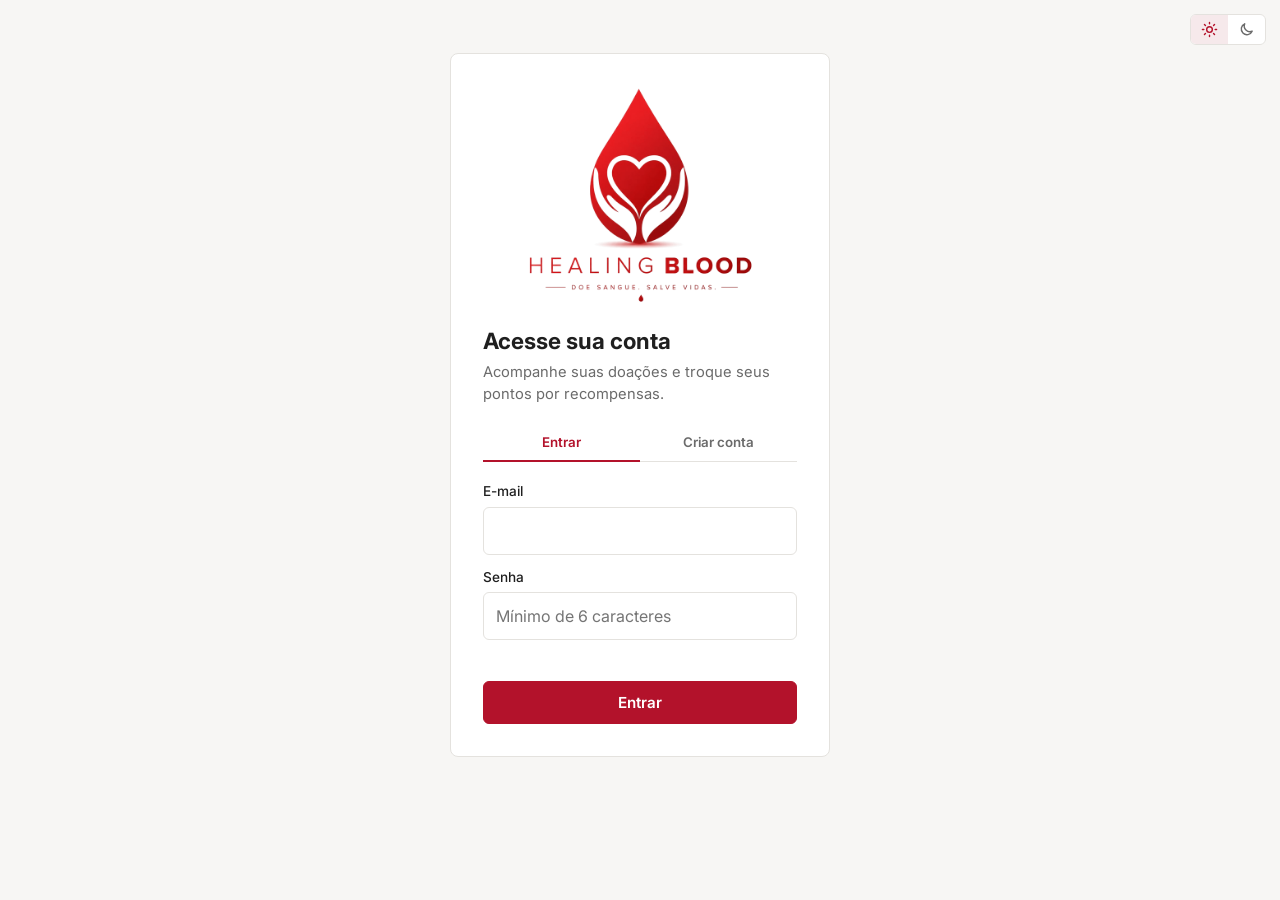
<file: healing-blood-corrigido (1)/index.html>
<!DOCTYPE html>
<html lang="pt-BR">
<head>
  <meta charset="utf-8">
  <meta name="viewport" content="width=device-width, initial-scale=1, viewport-fit=cover">
  <title>Healing Blood</title>
  <link rel="icon" href="assets/icon.png">
  <link href="https://fonts.googleapis.com/css2?family=Inter:wght@300;400;500;600;700&display=swap" rel="stylesheet">
  <link rel="stylesheet" href="css/style.css">
</head>
<body>

  <!-- Ícones reutilizáveis (SVG sprite) -->
  <svg width="0" height="0" style="position:absolute" aria-hidden="true">
    <defs>
      <symbol id="drop" viewBox="0 0 24 24">
        <path d="M12 2.2c-.4 0-.8.2-1 .5C9 5.4 5 10.2 5 14.6A7 7 0 0 0 12 22a7 7 0 0 0 7-7.4c0-4.4-4-9.2-6-11.9-.2-.3-.6-.5-1-.5z"/>
      </symbol>
      <symbol id="heart" viewBox="0 0 24 24">
        <path d="M12 21s-8.5-5.6-8.5-11.6A4.9 4.9 0 0 1 12 6.8a4.9 4.9 0 0 1 8.5 2.6C20.5 15.4 12 21 12 21z"/>
      </symbol>
      <symbol id="sun" viewBox="0 0 24 24">
        <circle cx="12" cy="12" r="4"/>
        <path d="M12 2v2M12 20v2M4.9 4.9l1.4 1.4M17.7 17.7l1.4 1.4M2 12h2M20 12h2M4.9 19.1l1.4-1.4M17.7 6.3l1.4-1.4"/>
      </symbol>
      <symbol id="moon" viewBox="0 0 24 24">
        <path d="M20 14.5A8 8 0 0 1 9.5 4 8 8 0 1 0 20 14.5z"/>
      </symbol>
    </defs>
  </svg>

  <div class="wrap">

    <!-- =====================================================
         LOGIN E CADASTRO
         ===================================================== -->
    <section id="auth">

      <div class="theme" id="auth-theme" role="group" aria-label="Tema">
        <button data-t="light" title="Modo claro" aria-label="Modo claro" onclick="setTheme('light')">
          <svg class="ti"><use href="#sun"/></svg>
        </button>
        <button data-t="dark" title="Modo escuro" aria-label="Modo escuro" onclick="setTheme('dark')">
          <svg class="ti"><use href="#moon"/></svg>
        </button>
      </div>

      <div class="auth-card">
        <img class="brand-full" src="assets/logo.png" alt="Healing Blood – Doe sangue. Salve vidas.">
        <h1>Acesse sua conta</h1>
        <p class="sub">Acompanhe suas doações e troque seus pontos por recompensas.</p>

        <div class="tabs">
          <button id="tl" class="on" onclick="setAuthMode('login')">Entrar</button>
          <button id="tr" onclick="setAuthMode('reg')">Criar conta</button>
        </div>

        <form id="af" onsubmit="submitAuth(event)">
          <div id="gn" class="hide">
            <label for="aname">Nome completo</label>
            <input id="aname" autocomplete="name">
          </div>

          <div id="gs" class="hide">
            <label for="asex">Sexo</label>
            <select id="asex">
              <option value="">Selecione</option>
              <option value="M">Masculino</option>
              <option value="F">Feminino</option>
            </select>
            <div class="note" style="margin:4px 0 0">Define o intervalo entre doações e os pontos de cada uma.</div>
          </div>

          <div>
            <label for="amail">E-mail</label>
            <input id="amail" type="email" required autocomplete="email">
          </div>

          <div>
            <label for="apass">Senha</label>
            <input id="apass" type="password" required minlength="6" placeholder="Mínimo de 6 caracteres" autocomplete="current-password">
          </div>

          <div id="gp" class="hide">
            <label for="apass2">Confirmar senha</label>
            <input id="apass2" type="password" autocomplete="new-password">
          </div>

          <div class="err" id="aerr"></div>
          <button class="btn" id="abtn">Entrar</button>
        </form>
      </div>
    </section>

    <!-- =====================================================
         APLICATIVO (usuário logado)
         ===================================================== -->
    <section id="app" class="hide">

      <header>
        <div class="brand">
          <img src="assets/icon.png" alt="">
          <span>Healing</span><b>Blood</b>
        </div>

        <nav>
          <button id="n-home" class="on" onclick="showView('home')">Recompensas</button>
          <button id="n-don" onclick="showView('don')">Doações</button>
          <button id="n-res" onclick="showView('res')">Resgates</button>
          <button id="n-chk" onclick="showView('chk')">Posso doar?</button>
          <button id="n-prof" onclick="showView('prof')">Perfil</button>
        </nav>

        <div class="user">
          <div class="theme" role="group" aria-label="Tema">
            <button data-t="light" title="Modo claro" aria-label="Modo claro" onclick="setTheme('light')">
              <svg class="ti"><use href="#sun"/></svg>
            </button>
            <button data-t="dark" title="Modo escuro" aria-label="Modo escuro" onclick="setTheme('dark')">
              <svg class="ti"><use href="#moon"/></svg>
            </button>
          </div>
          <span id="uname"></span>
          <button class="btn sec sm" onclick="logout()">Sair</button>
        </div>
      </header>

      <!-- Tela: Recompensas -->
      <div id="v-home">
        <h1 class="pg">Recompensas por doação</h1>
        <p class="lead" id="lead"></p>
        <div id="rem-home"></div>

        <div class="pts">
          <div>
            <small>Seu saldo</small>
            <b><span id="points" class="pts-num">0</span><span>pontos</span></b>
          </div>
          <button class="btn" onclick="doarSangue()">Registrar doação de sangue</button>
        </div>
        <p class="note">Nesta versão de demonstração, o botão acima simula uma doação confirmada. Em breve, as doações serão validadas pelo comprovante do hemocentro.</p>

        <h2 class="t">Recompensas disponíveis</h2>
        <div class="grid" id="grid"></div>

        <h2 class="t">Doar pontos para uma instituição</h2>
        <div class="box">
          <div>
            <label for="inst">Instituição</label>
            <select id="inst" onchange="showInstitution()"></select>
            <div class="note" id="inst-info" style="margin:6px 0 0"></div>
          </div>
          <div>
            <label for="valor">Quantidade de pontos</label>
            <input type="number" id="valor" min="1" placeholder="Ex.: 50">
          </div>
          <button class="btn" style="justify-self:start" onclick="doarInstituicao()">Doar pontos</button>
        </div>
      </div>

      <!-- Tela: Histórico de doações -->
      <div id="v-don" class="hide">
        <h1 class="pg">Histórico de doações</h1>
        <p class="lead">Suas doações de sangue e os pontos que você repassou a instituições.</p>
        <div id="rem-don"></div>

        <div class="cols">
          <div class="cal" id="cal"></div>
          <div class="box" id="sched-box" style="max-width:none">
            <h3 style="font-size:1rem">Agendar doação</h3>
            <div>
              <label for="sdate">Data</label>
              <input type="date" id="sdate">
            </div>
            <div>
              <label for="splace">Local</label>
              <select id="splace">
                <option>Hemope (Recife)</option>
                <option>Outro hemocentro ou posto de coleta</option>
              </select>
            </div>
            <button class="btn" style="justify-self:start" onclick="addSchedule()">Agendar</button>
            <div>
              <label>Agendamentos</label>
              <div id="slist"></div>
            </div>
          </div>
        </div>

        <h2 class="t">Suas doações</h2>
        <div class="stats" id="dstats"></div>
        <div class="chips">
          <button id="d-all" class="on" onclick="setDonationFilter('all')">Todas</button>
          <button id="d-sangue" onclick="setDonationFilter('sangue')">Sangue</button>
          <button id="d-doacao" onclick="setDonationFilter('doacao')">Instituições</button>
        </div>
        <div id="dlist"></div>

        <!-- Futuro: validação da doação por comprovante -->
        <h2 class="t">Validar doação com comprovante <span class="soon">Em breve</span></h2>
        <div class="box soon-box" style="max-width:none">
          <ol class="flow">
            <li>Você doa sangue no hemocentro</li>
            <li>Anexa o comprovante aqui (foto ou PDF)</li>
            <li>O sistema analisa o documento</li>
            <li>Se estiver tudo certo, os pontos são liberados</li>
          </ol>
          <input type="file" disabled accept="image/*,application/pdf">
          <button class="btn" style="justify-self:start" disabled>Enviar comprovante</button>
        </div>
      </div>

      <!-- Tela: Histórico de resgates -->
      <div id="v-res" class="hide">
        <h1 class="pg">Histórico de resgates</h1>
        <p class="lead">Prêmios que você já resgatou e seus códigos.</p>
        <div class="stats" id="rstats"></div>
        <div id="rlist"></div>
      </div>

      <!-- Tela: Posso doar? (checklist) -->
      <div id="v-chk" class="hide">
        <h1 class="pg">Posso doar sangue?</h1>
        <p class="lead">Marque o que se aplica a você e veja se há algum impedimento, temporário ou definitivo.</p>
        <div id="chk-result"></div>
        <div id="chk-groups"></div>
        <button class="btn sec sm" onclick="resetChecklist()">Limpar respostas</button>
      </div>

      <!-- Tela: Perfil -->
      <div id="v-prof" class="hide">
        <h1 class="pg">Meu perfil</h1>
        <p class="lead">Seus dados de doador. O tipo sanguíneo e o sexo ajudam a calcular compatibilidade e intervalos.</p>
        <div id="prof"></div>
      </div>

      <footer>Healing Blood</footer>
    </section>
  </div>

  <!-- Modal (resgate e perfil) e aviso -->
  <div id="modal" class="modal" onclick="onBackdropClick(event)">
    <div class="mc" id="mc"></div>
  </div>
  <div id="toast"></div>

  <script src="js/script.js"></script>
</body>
</html>
</file>
<file: healing-blood-corrigido (1)/css/style.css>
/* Healing Blood – css/style.css */

/* ==========================================================
   1. VARIÁVEIS DE TEMA (claro / escuro)
   ========================================================== */

:root {
  --bg: #f7f6f4;
  --card: #fff;
  --tx: #1f1f1f;
  --mu: #6b6b6b;
  --ln: #e4e2de;
  --r: #b3122b;
  --r2: #8f0e22;
  --soft: #f6e9eb;
  --ok: #15803d;
  color-scheme: light;
  box-sizing: border-box;
  padding-top: env(safe-area-inset-top,0px);
  padding-bottom: env(safe-area-inset-bottom,0px);
}

@media (prefers-color-scheme:dark) {
  :root:not([data-theme=light]) {
    --bg: #141414;
    --card: #1e1e1e;
    --tx: #ececec;
    --mu: #9b9b9b;
    --ln: #33332f;
    --soft: #33191d;
    --ok: #4ade80;
    color-scheme: dark;
  }
}

:root[data-theme=dark] {
  --bg: #141414;
  --card: #1e1e1e;
  --tx: #ececec;
  --mu: #9b9b9b;
  --ln: #33332f;
  --soft: #33191d;
  --ok: #4ade80;
  color-scheme: dark;
}

/* ==========================================================
   2. BASE
   ========================================================== */

* {
  margin: 0;
  padding: 0;
  box-sizing: border-box;
}

html {
  background: var(--bg);
}

body {
  font-family: 'Inter',system-ui,sans-serif;
  background: var(--bg);
  color: var(--tx);
  padding: 0 16px 24px;
  min-height: 100vh;
  line-height: 1.5;
}

.wrap {
  max-width: 980px;
  margin: 0 auto;
}

.hide {
  display: none!important;
}

button {
  font-family: inherit;
  cursor: pointer;
}

svg.i {
  width: 1em;
  height: 1em;
  fill: currentColor;
  vertical-align: -.12em;
}

/* ==========================================================
   3. COMPONENTES (botões, campos, marca)
   ========================================================== */

.btn {
  padding: 11px 20px;
  background: var(--r);
  color: #fff;
  border: 1px solid var(--r);
  border-radius: 6px;
  font-weight: 600;
  font-size: .95rem;
  transition: background .15s;
}

.btn:hover:not(:disabled) {
  background: var(--r2);
}

.btn:disabled {
  background: var(--ln);
  border-color: var(--ln);
  color: var(--mu);
  cursor: not-allowed;
}

.btn.sec {
  background: transparent;
  color: var(--tx);
  border-color: var(--ln);
}

.btn.sec:hover:not(:disabled) {
  background: var(--bg);
}

.btn.sm {
  padding: 7px 14px;
  font-size: .85rem;
}

input, select {
  padding: 11px 12px;
  border-radius: 6px;
  border: 1px solid var(--ln);
  background: var(--card);
  color: var(--tx);
  font: inherit;
  outline: 0;
  width: 100%;
}

input:focus, select:focus {
  border-color: var(--r);
}

label {
  font-size: .85rem;
  font-weight: 500;
  display: block;
  margin-bottom: 5px;
}

.logo {
  display: flex;
  align-items: center;
  gap: 8px;
  font-weight: 700;
  font-size: 1.15rem;
  color: var(--r);
}

.logo svg {
  width: 22px;
  height: 22px;
}

a.btn {
  text-decoration: none;
  display: inline-block;
  text-align: center;
}

.brand {
  display: flex;
  align-items: center;
  gap: 10px;
  font-size: 1rem;
  letter-spacing: .2em;
  color: var(--r);
  text-transform: uppercase;
}

.brand img {
  height: 38px;
  width: auto;
  display: block;
}

.brand span {
  font-weight: 300;
}

.brand b {
  font-weight: 700;
  margin-left: -.1em;
}

.brand-full {
  display: block;
  width: 230px;
  max-width: 80%;
  margin: 0 auto 4px;
}

/* ==========================================================
   4. SELETOR DE TEMA
   ========================================================== */

.theme {
  display: inline-flex;
  border: 1px solid var(--ln);
  border-radius: 6px;
  overflow: hidden;
  background: var(--card);
}

.theme button {
  border: 0;
  background: none;
  color: var(--mu);
  padding: 6px 10px;
  display: flex;
  align-items: center;
}

.theme .ti {
  width: 17px;
  height: 17px;
  fill: none;
  stroke: currentColor;
  stroke-width: 2;
  stroke-linecap: round;
  stroke-linejoin: round;
}

.theme button.on {
  background: var(--soft);
  color: var(--r);
}

#auth-theme {
  position: fixed;
  top: calc(14px + env(safe-area-inset-top,0px));
  right: 14px;
}

/* ==========================================================
   5. LOGIN E CADASTRO
   ========================================================== */

#auth {
  display: flex;
  align-items: center;
  justify-content: center;
  min-height: 90vh;
}

.auth-card {
  background: var(--card);
  border: 1px solid var(--ln);
  border-radius: 8px;
  padding: 2rem;
  width: 100%;
  max-width: 380px;
}

.auth-card h1 {
  font-size: 1.4rem;
  margin: 1.2rem 0 .2rem;
}

.sub {
  color: var(--mu);
  font-size: .92rem;
  margin-bottom: 1.2rem;
}

.tabs {
  display: flex;
  border-bottom: 1px solid var(--ln);
  margin-bottom: 1.2rem;
}

.tabs button {
  flex: 1;
  border: 0;
  background: none;
  padding: 10px;
  font-weight: 600;
  color: var(--mu);
  border-bottom: 2px solid transparent;
  margin-bottom: -1px;
}

.tabs button.on {
  color: var(--r);
  border-color: var(--r);
}

.auth-card form {
  display: flex;
  flex-direction: column;
  gap: 12px;
}

.err {
  color: var(--r);
  font-size: .88rem;
  min-height: 1.2em;
}

/* ==========================================================
   6. CABEÇALHO E NAVEGAÇÃO
   ========================================================== */

header {
  display: flex;
  align-items: center;
  justify-content: space-between;
  gap: 12px;
  flex-wrap: wrap;
  padding: 14px 0 0;
  border-bottom: 1px solid var(--ln);
  margin-bottom: 28px;
}

nav {
  display: flex;
  gap: 4px;
  order: 3;
  width: 100%;
}

nav button {
  border: 0;
  background: none;
  padding: 10px 14px;
  font-weight: 500;
  color: var(--mu);
  border-bottom: 2px solid transparent;
  margin-bottom: -1px;
  font-size: .95rem;
}

nav button.on {
  color: var(--r);
  border-color: var(--r);
  font-weight: 600;
}

.user {
  display: flex;
  align-items: center;
  gap: 12px;
  font-size: .92rem;
  color: var(--mu);
}

/* ==========================================================
   7. RECOMPENSAS (tela inicial)
   ========================================================== */

h1.pg {
  font-size: 1.5rem;
  margin-bottom: 4px;
}

.lead {
  color: var(--mu);
  margin-bottom: 20px;
}

.pts {
  background: var(--card);
  border: 1px solid var(--ln);
  border-radius: 8px;
  padding: 20px 24px;
  margin-bottom: 8px;
  display: flex;
  align-items: center;
  justify-content: space-between;
  flex-wrap: wrap;
  gap: 16px;
}

.pts small {
  color: var(--mu);
  font-size: .85rem;
  display: block;
}

.pts b {
  font-size: 2.6rem;
  line-height: 1.1;
  font-weight: 700;
}

.pts b span {
  font-size: 1rem;
  font-weight: 500;
  color: var(--mu);
  margin-left: 6px;
}

.pts b .pts-num {
  font-size: inherit;
  color: inherit;
  font-weight: inherit;
  margin: 0;
}

.note {
  font-size: .85rem;
  color: var(--mu);
  margin-bottom: 8px;
}

h2.t {
  margin: 32px 0 14px;
  font-size: 1.1rem;
}

.grid {
  display: grid;
  grid-template-columns: repeat(auto-fill,minmax(280px,1fr));
  gap: 14px;
}

.rc {
  background: var(--card);
  border: 1px solid var(--ln);
  border-radius: 8px;
  padding: 16px;
  cursor: pointer;
  transition: border-color .15s;
}

.rc:hover {
  border-color: var(--r);
}

.top {
  display: flex;
  align-items: center;
  gap: 14px;
  margin-bottom: 14px;
}

.tile {
  width: 48px;
  height: 48px;
  border-radius: 8px;
  background: var(--bg);
  display: flex;
  align-items: center;
  justify-content: center;
  font-size: 1.6rem;
  flex: none;
}

.rc h3 {
  font-size: 1rem;
  font-weight: 600;
}

.pr {
  font-size: .88rem;
  color: var(--r);
  font-weight: 600;
}

.bar {
  height: 4px;
  background: var(--ln);
  border-radius: 4px;
  margin-bottom: 12px;
  overflow: hidden;
}

.bar i {
  display: block;
  height: 100%;
  background: var(--r);
  transition: width .6s;
}

.row {
  display: flex;
  align-items: center;
  justify-content: space-between;
  gap: 8px;
}

.st {
  font-size: .85rem;
  color: var(--mu);
}

.st.ok {
  color: var(--ok);
  font-weight: 600;
}

.box {
  background: var(--card);
  border: 1px solid var(--ln);
  border-radius: 8px;
  padding: 20px;
  display: grid;
  gap: 14px;
  max-width: 460px;
}

/* ==========================================================
   8. LEMBRETE DE DOAÇÃO
   ========================================================== */

.rem {
  background: var(--card);
  border: 1px solid var(--ln);
  border-left: 4px solid var(--r);
  border-radius: 8px;
  padding: 16px 18px;
  margin-bottom: 18px;
  display: flex;
  gap: 16px;
  align-items: center;
  justify-content: space-between;
  flex-wrap: wrap;
}

.rem.ok {
  border-left-color: var(--ok);
}

.rem h3 {
  font-size: 1rem;
  margin-bottom: 2px;
}

.rem p {
  font-size: .88rem;
  color: var(--mu);
}

.rem .bar {
  margin: 12px 0 0;
}

/* ==========================================================
   9. HISTÓRICOS (doações e resgates)
   ========================================================== */

.stats {
  display: grid;
  grid-template-columns: repeat(auto-fit,minmax(140px,1fr));
  gap: 12px;
  margin-bottom: 18px;
}

.stat {
  background: var(--card);
  border: 1px solid var(--ln);
  border-radius: 8px;
  padding: 14px 16px;
}

.stat b {
  display: block;
  font-size: 1.5rem;
}

.stat span {
  color: var(--mu);
  font-size: .85rem;
}

.chips {
  display: flex;
  gap: 6px;
  margin-bottom: 12px;
  flex-wrap: wrap;
}

.chips button {
  border: 1px solid var(--ln);
  background: var(--card);
  color: var(--mu);
  padding: 6px 14px;
  border-radius: 6px;
  font-size: .88rem;
  font-weight: 500;
}

.chips button.on {
  border-color: var(--r);
  color: var(--r);
  background: var(--soft);
}

.list {
  background: var(--card);
  border: 1px solid var(--ln);
  border-radius: 8px;
}

.hi {
  display: flex;
  align-items: center;
  gap: 14px;
  padding: 13px 16px;
  border-bottom: 1px solid var(--ln);
  flex-wrap: wrap;
}

.hi:last-child {
  border: 0;
}

.hi .ic {
  width: 38px;
  height: 38px;
  border-radius: 8px;
  background: var(--soft);
  color: var(--r);
  display: flex;
  align-items: center;
  justify-content: center;
  font-size: 1.2rem;
  flex: none;
}

.hi .in {
  flex: 1;
  min-width: 150px;
}

.hi .in b {
  display: block;
  font-weight: 600;
  font-size: .95rem;
}

.hi small {
  color: var(--mu);
}

.code {
  font-family: ui-monospace,monospace;
  background: var(--bg);
  border: 1px solid var(--ln);
  padding: 3px 8px;
  border-radius: 5px;
  font-size: .8rem;
  color: var(--tx);
}

.hp {
  font-weight: 600;
  min-width: 70px;
  text-align: right;
}

.hp.pos {
  color: var(--ok);
}

.badge {
  font-size: .75rem;
  color: var(--ok);
  font-weight: 600;
}

.empty {
  text-align: center;
  color: var(--mu);
  padding: 36px 16px;
}

/* ==========================================================
   10. MODAL DE RESGATE
   ========================================================== */

.modal {
  position: fixed;
  inset: 0;
  background: rgba(0,0,0,.55);
  display: none;
  align-items: center;
  justify-content: center;
  z-index: 1000;
  padding: 12px;
}

.mc {
  background: var(--card);
  border-radius: 10px;
  width: 100%;
  max-width: 420px;
  max-height: 92vh;
  overflow: auto;
  padding: 24px;
}

.eta {
  font-size: .78rem;
  color: var(--mu);
  text-transform: uppercase;
  letter-spacing: .06em;
  margin-bottom: 14px;
}

.mh {
  display: flex;
  align-items: center;
  gap: 14px;
  margin-bottom: 14px;
}

.mh .tile {
  width: 56px;
  height: 56px;
  font-size: 1.9rem;
}

.mh h2 {
  font-size: 1.2rem;
}

.dsc {
  background: var(--bg);
  border-radius: 6px;
  padding: 12px 14px;
  font-size: .92rem;
  margin-bottom: 18px;
}

.sum {
  border: 1px solid var(--ln);
  border-radius: 6px;
  margin: 14px 0 18px;
}

.sum div {
  display: flex;
  justify-content: space-between;
  padding: 11px 14px;
  border-bottom: 1px solid var(--ln);
  font-size: .93rem;
}

.sum div:last-child {
  border: 0;
  font-weight: 700;
  background: var(--bg);
}

.neg {
  color: var(--r);
}

.mb {
  display: flex;
  gap: 10px;
}

.mb .btn {
  flex: 1;
}

.chk {
  width: 56px;
  height: 56px;
  border-radius: 50%;
  background: var(--ok);
  color: #fff;
  font-size: 1.7rem;
  display: flex;
  align-items: center;
  justify-content: center;
  margin: 0 0 14px;
}

.cbox {
  border: 1px dashed var(--r);
  border-radius: 6px;
  padding: 12px 14px;
  margin: 16px 0;
}

.cbox small {
  color: var(--mu);
}

.cbox b {
  display: block;
  font-family: ui-monospace,monospace;
  font-size: 1.3rem;
  letter-spacing: 1.5px;
  color: var(--r);
}

/* ==========================================================
   11. AVISOS (toast) E RODAPÉ
   ========================================================== */

#toast {
  position: fixed;
  left: 50%;
  bottom: calc(20px + env(safe-area-inset-bottom,0px));
  transform: translateX(-50%);
  background: #222;
  color: #fff;
  padding: 11px 18px;
  border-radius: 6px;
  font-size: .9rem;
  opacity: 0;
  pointer-events: none;
  transition: opacity .2s;
  z-index: 2000;
  max-width: 90vw;
}

#toast.on {
  opacity: 1;
}

footer {
  text-align: center;
  color: var(--mu);
  font-size: .85rem;
  padding: 32px 0 8px;
}

/* ==========================================================
   12. RESPONSIVO
   ========================================================== */

@media (min-width:720px) {
  nav {
    order: 0;
    width: auto;
    margin-left: 24px;
    margin-right: auto;
  }
}


/* ==========================================================
   13. AGENDA E CALENDÁRIO
   ========================================================== */

nav {
  flex-wrap: wrap;
}

.cols {
  display: grid;
  grid-template-columns: repeat(auto-fit, minmax(300px, 1fr));
  gap: 14px;
  margin-bottom: 18px;
}

.cal {
  background: var(--card);
  border: 1px solid var(--ln);
  border-radius: 8px;
  padding: 16px;
}

.cal-h {
  display: flex;
  align-items: center;
  justify-content: space-between;
  margin-bottom: 10px;
}

.cal-h b {
  text-transform: capitalize;
}

.cal-h button {
  border: 1px solid var(--ln);
  background: var(--card);
  color: var(--tx);
  width: 32px;
  height: 32px;
  border-radius: 6px;
  font-size: 1.1rem;
}

.cal-g {
  display: grid;
  grid-template-columns: repeat(7, 1fr);
  gap: 4px;
  text-align: center;
}

.cal-g .wd {
  font-size: .75rem;
  color: var(--mu);
  padding: 4px 0;
}

.cd {
  aspect-ratio: 1;
  border: 1px solid transparent;
  background: none;
  color: var(--tx);
  border-radius: 6px;
  font-size: .88rem;
}

.cd:not(.empty):hover {
  background: var(--bg);
}

.cd.empty {
  pointer-events: none;
}

.cd.today {
  font-weight: 700;
  border-color: var(--mu);
}

.cd.don,
.cd.don:hover {
  background: var(--r);
  color: #fff;
}

.cd.sch {
  border: 2px dashed var(--r);
  color: var(--r);
  font-weight: 700;
}

.cd.elig {
  border: 2px solid var(--ok);
  color: var(--ok);
  font-weight: 700;
}

.leg {
  display: flex;
  gap: 14px;
  flex-wrap: wrap;
  font-size: .8rem;
  color: var(--mu);
  margin-top: 12px;
}

.leg i {
  display: inline-block;
  width: 12px;
  height: 12px;
  border-radius: 3px;
  margin-right: 5px;
  vertical-align: -1px;
}

.soon {
  font-size: .72rem;
  font-weight: 600;
  background: var(--soft);
  color: var(--r);
  padding: 2px 8px;
  border-radius: 4px;
  vertical-align: middle;
  margin-left: 8px;
  text-transform: uppercase;
  letter-spacing: .04em;
}

.soon-box {
  opacity: .85;
}

.flow {
  margin-left: 18px;
  font-size: .92rem;
  color: var(--mu);
  display: grid;
  gap: 4px;
}

/* ==========================================================
   14. CHECKLIST "POSSO DOAR?"
   ========================================================== */

.grp {
  background: var(--card);
  border: 1px solid var(--ln);
  border-radius: 8px;
  margin-bottom: 14px;
}

.grp h3 {
  padding: 12px 16px;
  border-bottom: 1px solid var(--ln);
  font-size: .95rem;
}

.grp h3 small {
  display: block;
  color: var(--mu);
  font-weight: 400;
  font-size: .82rem;
}

.ck {
  display: flex;
  gap: 12px;
  align-items: flex-start;
  padding: 11px 16px;
  border-bottom: 1px solid var(--ln);
  cursor: pointer;
  margin: 0;
  font-weight: 400;
  font-size: .93rem;
}

.ck:last-child {
  border: 0;
}

.ck input {
  width: 18px;
  height: 18px;
  margin-top: 3px;
  padding: 0;
  flex: none;
  accent-color: var(--r);
}

.ck small {
  display: block;
  color: var(--mu);
  font-size: .82rem;
}

.verdict {
  background: var(--card);
  border: 1px solid var(--ln);
  border-left: 4px solid var(--mu);
  border-radius: 8px;
  padding: 16px 18px;
  margin-bottom: 16px;
  font-size: .93rem;
}

.verdict h3 {
  font-size: 1.05rem;
  margin-bottom: 4px;
}

.verdict ul {
  margin: 8px 0 0 18px;
  display: grid;
  gap: 3px;
}

.verdict.bad {
  border-left-color: var(--r);
}

.verdict.warn {
  border-left-color: #d97706;
}

.verdict.good {
  border-left-color: var(--ok);
}

/* ==========================================================
   15. PERFIL
   ========================================================== */

.fgrid {
  display: grid;
  grid-template-columns: repeat(auto-fit, minmax(170px, 1fr));
  gap: 12px;
}

input[readonly] {
  color: var(--mu);
  background: var(--bg);
}

.avatar {
  width: 52px;
  height: 52px;
  border-radius: 50%;
  background: var(--soft);
  color: var(--r);
  display: flex;
  align-items: center;
  justify-content: center;
  font-size: 1.4rem;
  font-weight: 700;
  flex: none;
}

.kv div {
  display: flex;
  justify-content: space-between;
  gap: 12px;
  padding: 9px 0;
  border-bottom: 1px solid var(--ln);
  font-size: .92rem;
}

.kv span {
  color: var(--mu);
}

.warnnote {
  color: #b45309;
  font-size: .85rem;
}
</file>
